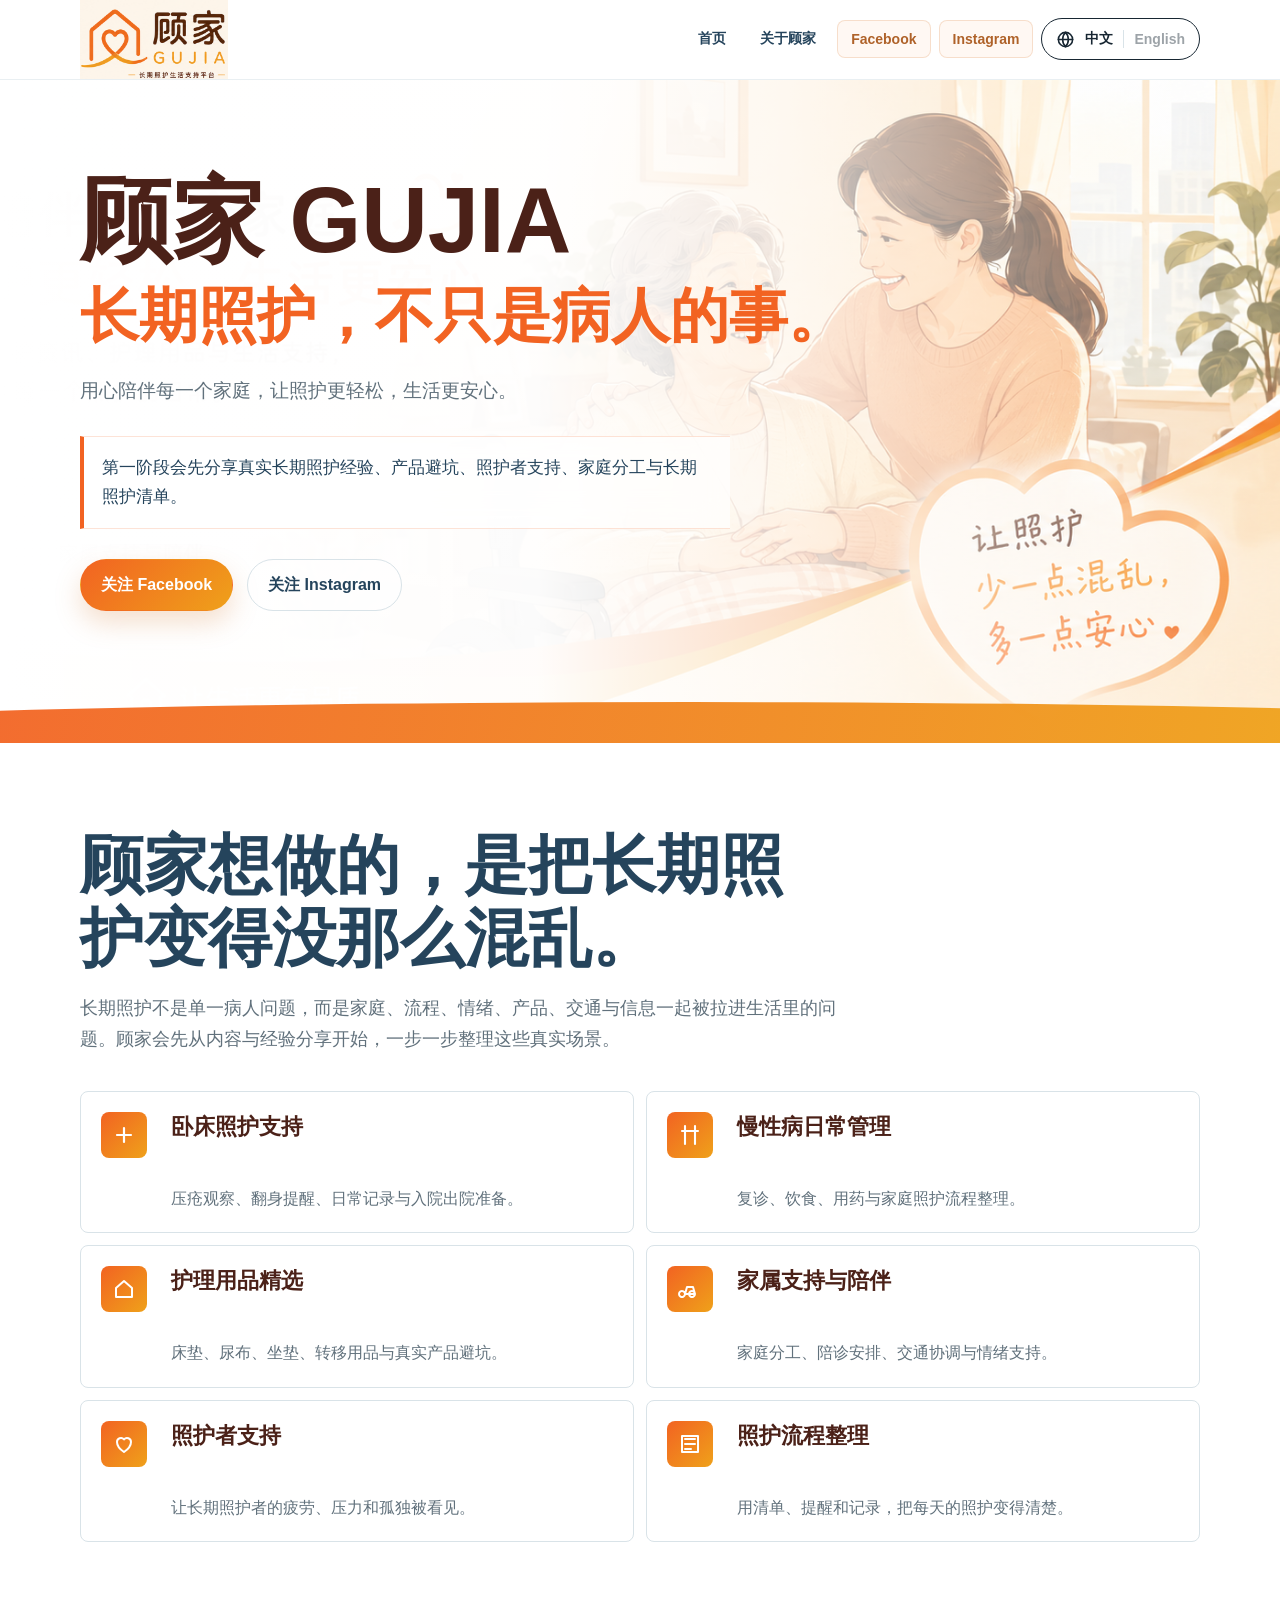
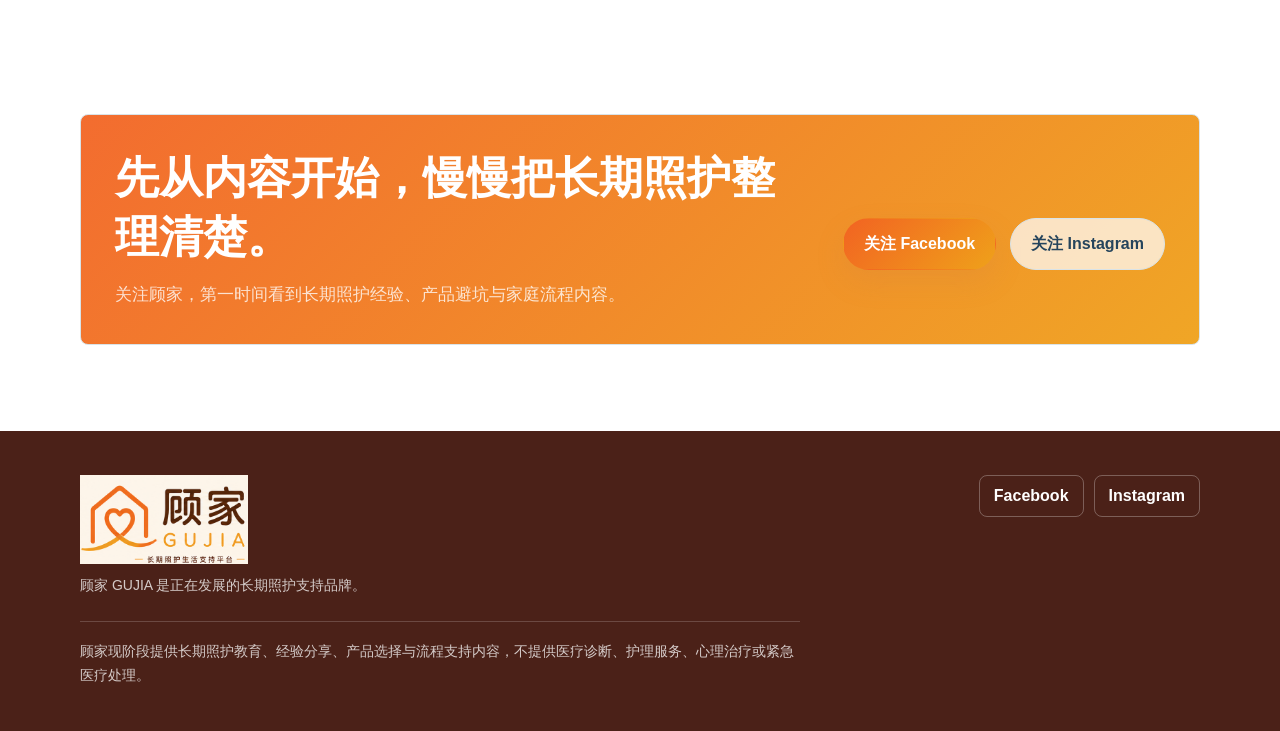
<file: index.html>
﻿<!doctype html>
<html lang="zh-Hans" data-lang="zh">
  <head>
    <meta charset="UTF-8" />
    <meta name="viewport" content="width=device-width, initial-scale=1.0" />
    <meta
      name="description"
      content="顾家 GUJIA 是马来西亚长期照护生活支持品牌，陪长期病人、caregiver 与家属，把照护生活整理得没那么混乱。"
    />
    <title>顾家 GUJIA | 长期照护生活支持平台</title>
    <link rel="stylesheet" href="./styles.css" />
  </head>
  <body>
    <header class="site-header">
      <div class="nav-wrap">
        <a class="brand" href="./" aria-label="é¡¾å®¶ GUJIA é¦–é¡µ">
          <img src="./assets/gujia-logo-from-cover.png" alt="é¡¾å®¶ GUJIA" />
          <span class="brand-text" aria-hidden="true"><span>é¡¾å®¶</span><span>GUJIA</span></span>
        </a>
        <button class="menu-toggle" type="button" aria-label="æ‰“å¼€å¯¼èˆª" aria-expanded="false" data-menu-toggle>
          <svg viewBox="0 0 24 24" fill="none" aria-hidden="true">
            <path d="M4 7h16M4 12h16M4 17h16" stroke="currentColor" stroke-width="2" stroke-linecap="round" />
          </svg>
        </button>
        <nav class="nav-links" aria-label="ä¸»å¯¼èˆª" data-nav-links>
          <a href="./" data-i18n="navHome">é¦–é¡µ</a>
          <a href="./about/" data-i18n="navAbout">å…³äºŽé¡¾å®¶</a>
          <a class="nav-social" href="https://www.facebook.com/profile.php?id=61590318171617" target="_blank" rel="noreferrer">Facebook</a>
          <a class="nav-social" href="https://www.instagram.com/gujia_2026/" target="_blank" rel="noreferrer">Instagram</a>
          <button class="language-toggle" type="button" data-language-toggle aria-label="Switch language">
            <svg viewBox="0 0 24 24" fill="none" aria-hidden="true">
              <circle cx="12" cy="12" r="9" stroke="currentColor" stroke-width="2" />
              <path d="M3 12h18M12 3c2.4 2.4 3.6 5.4 3.6 9S14.4 18.6 12 21M12 3C9.6 5.4 8.4 8.4 8.4 12S9.6 18.6 12 21" stroke="currentColor" stroke-width="2" stroke-linecap="round" />
            </svg>
            <span data-lang-option="zh">ä¸­æ–‡</span><span class="divider"></span><span data-lang-option="en">English</span>
          </button>
        </nav>
      </div>
    </header>

    <main>
      <section class="hero">
        <div class="section-inner">
          <div class="hero-copy">
            <h1 data-i18n="homeHeroTitle">é¡¾å®¶ GUJIA</h1>
            <h2 data-i18n="homeHeroSlogan">é•¿æœŸç…§æŠ¤ï¼Œä¸åªæ˜¯ç—…äººçš„äº‹ã€‚</h2>
            <p data-i18n="homeHeroBody">é™ªé•¿æœŸç—…äººã€ç…§æŠ¤è€…ä¸Žå®¶å±žï¼ŒæŠŠç…§æŠ¤ç”Ÿæ´»æ•´ç†å¾—æ²¡é‚£ä¹ˆæ··ä¹±ã€‚</p>
            <div class="hero-note">
              <span data-i18n="homeHeroNote">é¡¾å®¶ç¬¬ä¸€é˜¶æ®µä¼šå…ˆåˆ†äº«çœŸå®žé•¿æœŸç…§æŠ¤ç»éªŒã€äº§å“é¿å‘ã€ç…§æŠ¤è€…æ”¯æŒã€å®¶åº­åˆ†å·¥ä¸Žé•¿æœŸç…§æŠ¤æ¸…å•ã€‚</span>
            </div>
            <div class="cta-row" aria-label="ç¤¾åª’å…³æ³¨å…¥å£">
              <a class="btn btn-primary" href="https://www.facebook.com/profile.php?id=61590318171617" target="_blank" rel="noreferrer" data-i18n="followFacebook">å…³æ³¨ Facebook</a>
              <a class="btn btn-secondary" href="https://www.instagram.com/gujia_2026/" target="_blank" rel="noreferrer" data-i18n="followInstagram">å…³æ³¨ Instagram</a>
            </div>
          </div>
        </div>
      </section>

      <section>
        <div class="section-inner">
          <div class="section-head">
            <h2 data-i18n="homeWhatTitle">é¡¾å®¶æƒ³åšçš„ï¼Œæ˜¯æŠŠé•¿æœŸç…§æŠ¤å˜å¾—æ²¡é‚£ä¹ˆæ··ä¹±ã€‚</h2>
            <p data-i18n="homeWhatBody">
              é•¿æœŸç…§æŠ¤ä¸æ˜¯å•ä¸€ç—…äººé—®é¢˜ï¼Œè€Œæ˜¯å®¶åº­ã€æµç¨‹ã€æƒ…ç»ªã€äº§å“ã€äº¤é€šä¸Žä¿¡æ¯ä¸€èµ·è¢«æ‹‰è¿›ç”Ÿæ´»é‡Œçš„é—®é¢˜ã€‚é¡¾å®¶ä¼šå…ˆä»Žå†…å®¹ä¸Žç»éªŒåˆ†äº«å¼€å§‹ï¼Œä¸€æ­¥ä¸€æ­¥æ•´ç†è¿™äº›çœŸå®žåœºæ™¯ã€‚
            </p>
          </div>
          <div class="module-grid">
            <article class="module-card">
              <span class="module-icon" aria-hidden="true">
                <svg viewBox="0 0 24 24" fill="none"><path d="M5 12h14M12 5v14" stroke="currentColor" stroke-width="2.2" stroke-linecap="round"/></svg>
              </span>
              <strong data-i18n="moduleMedicalTitle">åŒ»</strong>
              <p data-i18n="moduleMedicalBody">å…¥é™¢ã€å‡ºé™¢ã€å¤è¯Šä¸ŽåŒ»ç–—æ–‡ä»¶æ•´ç†ã€‚</p>
            </article>
            <article class="module-card">
              <span class="module-icon" aria-hidden="true">
                <svg viewBox="0 0 24 24" fill="none"><path d="M7 3v18M17 3v18M4 8h16" stroke="currentColor" stroke-width="2.1" stroke-linecap="round"/></svg>
              </span>
              <strong data-i18n="moduleFoodTitle">é£Ÿ</strong>
              <p data-i18n="moduleFoodBody">é•¿æœŸé¥®é£Ÿæµç¨‹ä¸Žç…§æŠ¤å®¶åº­å‡†å¤‡ã€‚</p>
            </article>
            <article class="module-card">
              <span class="module-icon" aria-hidden="true">
                <svg viewBox="0 0 24 24" fill="none"><path d="M4 11 12 4l8 7v9H4v-9Z" stroke="currentColor" stroke-width="2" stroke-linejoin="round"/></svg>
              </span>
              <strong data-i18n="moduleHomeTitle">ä½</strong>
              <p data-i18n="moduleHomeBody">å±…å®¶ç©ºé—´ã€åºŠä½ã€æ¸…æ´ä¸Žå¤œé—´åŠ¨çº¿ã€‚</p>
            </article>
            <article class="module-card">
              <span class="module-icon" aria-hidden="true">
                <svg viewBox="0 0 24 24" fill="none"><path d="M7 17a3 3 0 1 0 0 .1M17 17a3 3 0 1 0 0 .1M7 17h10l-2-7H9l-2 7Z" stroke="currentColor" stroke-width="2" stroke-linecap="round" stroke-linejoin="round"/></svg>
              </span>
              <strong data-i18n="moduleMobilityTitle">è¡Œ</strong>
              <p data-i18n="moduleMobilityBody">é™ªè¯Šã€è½½é€ã€è½®æ¤…ä¸Žå¤è¯Šäº¤é€šå®‰æŽ’ã€‚</p>
            </article>
            <article class="module-card">
              <span class="module-icon" aria-hidden="true">
                <svg viewBox="0 0 24 24" fill="none"><path d="M12 20s-7-4.7-7-10a4 4 0 0 1 7-2.6A4 4 0 0 1 19 10c0 5.3-7 10-7 10Z" stroke="currentColor" stroke-width="2" stroke-linejoin="round"/></svg>
              </span>
              <strong data-i18n="moduleHeartTitle">å¿ƒ</strong>
              <p data-i18n="moduleHeartBody">ç…§æŠ¤è€…ä¸Žå®¶å±žæƒ…ç»ªåŽ‹åŠ›è¢«çœ‹è§ã€‚</p>
            </article>
            <article class="module-card">
              <span class="module-icon" aria-hidden="true">
                <svg viewBox="0 0 24 24" fill="none"><path d="M7 7h10M7 12h10M7 17h6M4 4h16v16H4V4Z" stroke="currentColor" stroke-width="2" stroke-linecap="round" stroke-linejoin="round"/></svg>
              </span>
              <strong data-i18n="moduleSystemTitle">ç³»ç»Ÿ</strong>
              <p data-i18n="moduleSystemBody">AIã€æ¸…å•ã€æé†’ä¸Žç…§æŠ¤è®°å½•ã€‚</p>
            </article>
          </div>
        </div>
      </section>

      <section>
        <div class="section-inner">
          <div class="social-panel">
            <div>
              <h2 data-i18n="socialTitle">å…ˆä»Žå†…å®¹å¼€å§‹ï¼Œæ…¢æ…¢æŠŠé•¿æœŸç…§æŠ¤æ•´ç†æ¸…æ¥šã€‚</h2>
              <p data-i18n="socialBody">å…³æ³¨é¡¾å®¶ï¼Œç¬¬ä¸€æ—¶é—´çœ‹åˆ°é•¿æœŸç…§æŠ¤ç»éªŒã€äº§å“é¿å‘ä¸Žå®¶åº­æµç¨‹å†…å®¹ã€‚</p>
            </div>
            <div class="cta-row">
              <a class="btn btn-primary" href="https://www.facebook.com/profile.php?id=61590318171617" target="_blank" rel="noreferrer" data-i18n="followFacebook">å…³æ³¨ Facebook</a>
              <a class="btn btn-secondary" href="https://www.instagram.com/gujia_2026/" target="_blank" rel="noreferrer" data-i18n="followInstagram">å…³æ³¨ Instagram</a>
            </div>
          </div>
        </div>
      </section>
    </main>

    <footer class="site-footer">
      <div class="footer-inner">
        <div class="footer-brand">
          <img src="./assets/gujia-logo-from-cover.png" alt="é¡¾å®¶ GUJIA" />
          <span class="brand-text" aria-hidden="true"><span>é¡¾å®¶</span><span>GUJIA</span></span>
          <p data-i18n="footerBrand">é¡¾å®¶ GUJIA æ˜¯æ­£åœ¨å‘å±•çš„é•¿æœŸç…§æŠ¤æ”¯æŒå“ç‰Œã€‚</p>
        </div>
        <div class="footer-links">
          <a href="https://www.facebook.com/profile.php?id=61590318171617" target="_blank" rel="noreferrer">Facebook</a>
          <a href="https://www.instagram.com/gujia_2026/" target="_blank" rel="noreferrer">Instagram</a>
        </div>
        <p class="footer-note">
          <span data-i18n="footerDisclaimer">顾家现阶段提供长期照护教育、经验分享、产品选择与流程支持内容，不提供医疗诊断、护理服务、心理治疗或紧急医疗处理。</span>
        </p>
      </div>
    </footer>
    <script src="./script.js"></script>
  </body>
</html>
</file>
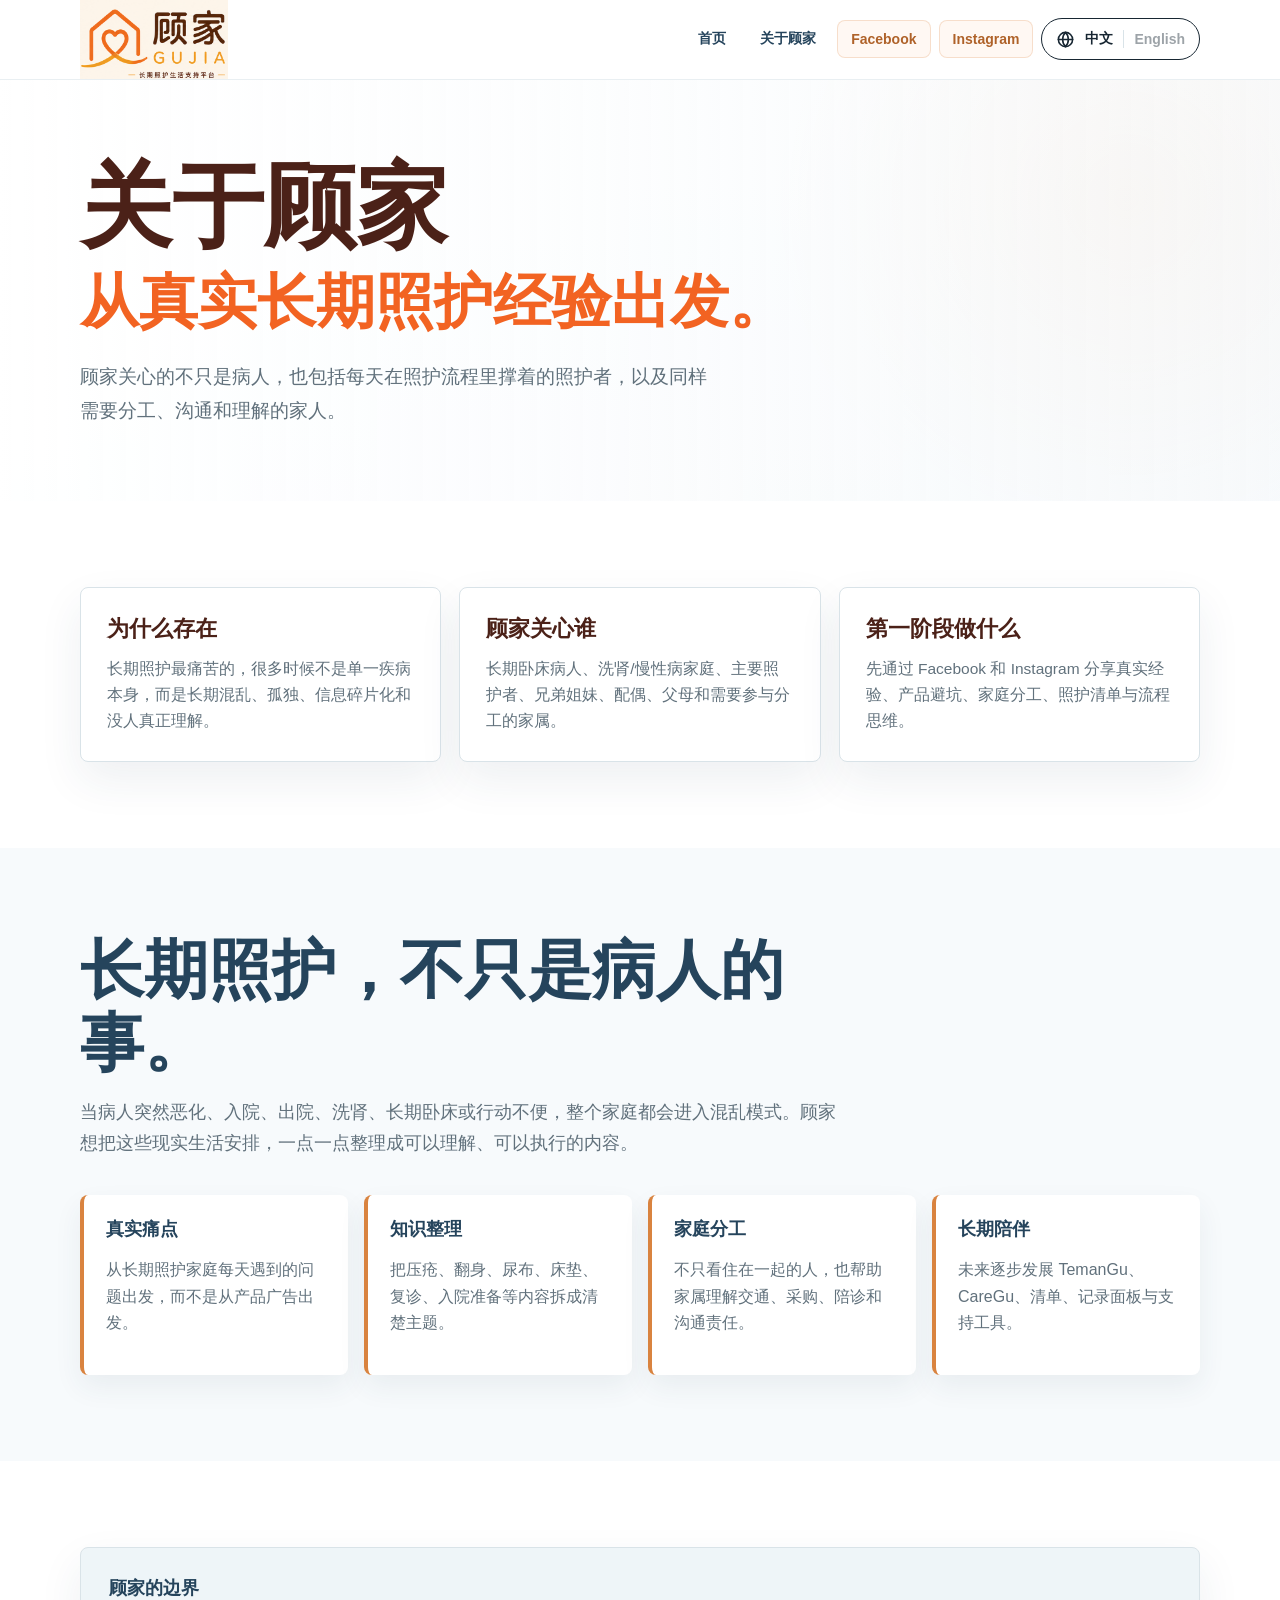
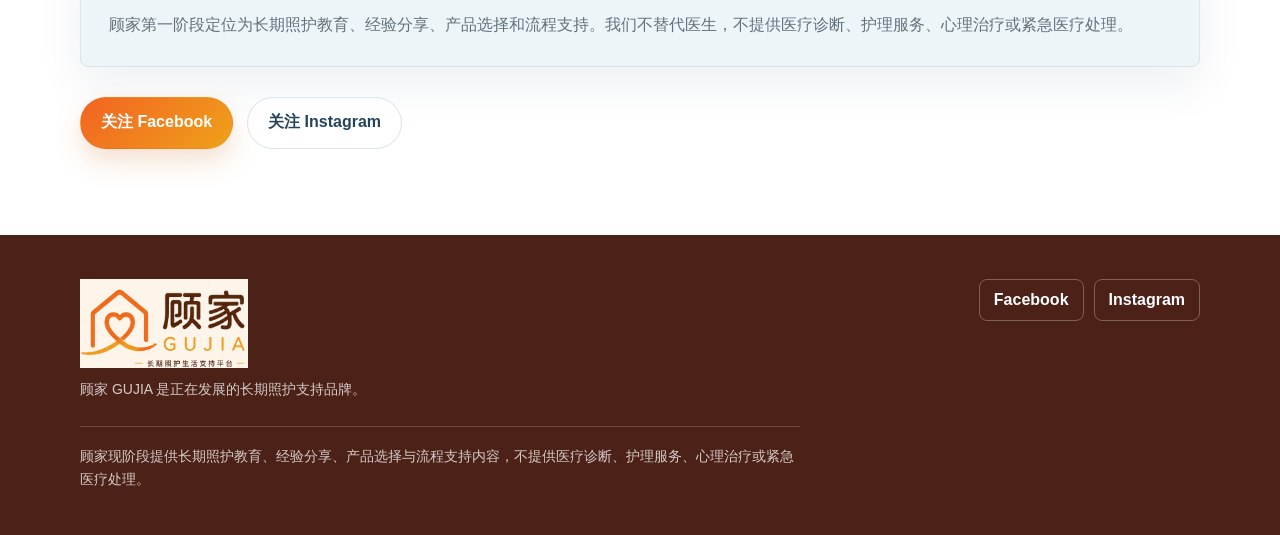
<file: about/index.html>
﻿<!doctype html>
<html lang="zh-Hans" data-lang="zh">
  <head>
    <meta charset="UTF-8" />
    <meta name="viewport" content="width=device-width, initial-scale=1.0" />
    <meta name="description" content="关于顾家 GUJIA：一个从真实长期照护经验出发的长期照护生活支持品牌。" />
    <title>关于顾家 | GUJIA</title>
    <link rel="stylesheet" href="../styles.css" />
  </head>
  <body>
    <header class="site-header">
      <div class="nav-wrap">
        <a class="brand" href="../" aria-label="é¡¾å®¶ GUJIA é¦–é¡µ">
          <img src="../assets/gujia-logo-from-cover.png" alt="é¡¾å®¶ GUJIA" />
          <span class="brand-text" aria-hidden="true"><span>é¡¾å®¶</span><span>GUJIA</span></span>
        </a>
        <button class="menu-toggle" type="button" aria-label="æ‰“å¼€å¯¼èˆª" aria-expanded="false" data-menu-toggle>
          <svg viewBox="0 0 24 24" fill="none" aria-hidden="true">
            <path d="M4 7h16M4 12h16M4 17h16" stroke="currentColor" stroke-width="2" stroke-linecap="round" />
          </svg>
        </button>
        <nav class="nav-links" aria-label="ä¸»å¯¼èˆª" data-nav-links>
          <a href="../" data-i18n="navHome">é¦–é¡µ</a>
          <a href="./" data-i18n="navAbout">å…³äºŽé¡¾å®¶</a>
          <a class="nav-social" href="https://www.facebook.com/profile.php?id=61590318171617" target="_blank" rel="noreferrer">Facebook</a>
          <a class="nav-social" href="https://www.instagram.com/gujia_2026/" target="_blank" rel="noreferrer">Instagram</a>
          <button class="language-toggle" type="button" data-language-toggle aria-label="Switch language">
            <svg viewBox="0 0 24 24" fill="none" aria-hidden="true">
              <circle cx="12" cy="12" r="9" stroke="currentColor" stroke-width="2" />
              <path d="M3 12h18M12 3c2.4 2.4 3.6 5.4 3.6 9S14.4 18.6 12 21M12 3C9.6 5.4 8.4 8.4 8.4 12S9.6 18.6 12 21" stroke="currentColor" stroke-width="2" stroke-linecap="round" />
            </svg>
            <span data-lang-option="zh">ä¸­æ–‡</span><span class="divider"></span><span data-lang-option="en">English</span>
          </button>
        </nav>
      </div>
    </header>

    <main>
      <section class="page-hero">
        <div class="section-inner">
          <h1 data-i18n="aboutHeroTitle">å…³äºŽé¡¾å®¶</h1>
          <h2 data-i18n="aboutHeroSlogan">ä»ŽçœŸå®žé•¿æœŸç…§æŠ¤ç»éªŒå‡ºå‘ã€‚</h2>
          <p data-i18n="aboutHeroBody">é¡¾å®¶å…³å¿ƒçš„ä¸åªæ˜¯ç—…äººï¼Œä¹ŸåŒ…æ‹¬æ¯å¤©åœ¨ç…§æŠ¤æµç¨‹é‡Œæ’‘ç€çš„ç…§æŠ¤è€…ï¼Œä»¥åŠåŒæ ·éœ€è¦åˆ†å·¥ã€æ²Ÿé€šå’Œç†è§£çš„å®¶äººã€‚</p>
        </div>
      </section>

      <section>
        <div class="section-inner">
          <div class="about-grid">
            <article class="about-card">
              <strong data-i18n="aboutWhyTitle">ä¸ºä»€ä¹ˆå­˜åœ¨</strong>
              <p data-i18n="aboutWhyBody">é•¿æœŸç…§æŠ¤æœ€ç—›è‹¦çš„ï¼Œå¾ˆå¤šæ—¶å€™ä¸æ˜¯å•ä¸€ç–¾ç—…æœ¬èº«ï¼Œè€Œæ˜¯é•¿æœŸæ··ä¹±ã€å­¤ç‹¬ã€ä¿¡æ¯ç¢Žç‰‡åŒ–å’Œæ²¡äººçœŸæ­£ç†è§£ã€‚</p>
            </article>
            <article class="about-card">
              <strong data-i18n="aboutWhoTitle">é¡¾å®¶å…³å¿ƒè°</strong>
              <p data-i18n="aboutWhoBody">é•¿æœŸå§åºŠç—…äººã€æ´—è‚¾/æ…¢æ€§ç—…å®¶åº­ã€ä¸»è¦ç…§æŠ¤è€…ã€å…„å¼Ÿå§å¦¹ã€é…å¶ã€çˆ¶æ¯å’Œéœ€è¦å‚ä¸Žåˆ†å·¥çš„å®¶å±žã€‚</p>
            </article>
            <article class="about-card">
              <strong data-i18n="aboutPhaseTitle">ç¬¬ä¸€é˜¶æ®µåšä»€ä¹ˆ</strong>
              <p data-i18n="aboutPhaseBody">å…ˆé€šè¿‡ Facebook å’Œ Instagram åˆ†äº«çœŸå®žç»éªŒã€äº§å“é¿å‘ã€å®¶åº­åˆ†å·¥ã€ç…§æŠ¤æ¸…å•ä¸Žæµç¨‹æ€ç»´ã€‚</p>
            </article>
          </div>
        </div>
      </section>

      <section class="band">
        <div class="section-inner">
          <div class="section-head">
            <h2 data-i18n="aboutLongTitle">é•¿æœŸç…§æŠ¤ï¼Œä¸åªæ˜¯ç—…äººçš„äº‹ã€‚</h2>
            <p data-i18n="aboutLongBody">å½“ç—…äººçªç„¶æ¶åŒ–ã€å…¥é™¢ã€å‡ºé™¢ã€æ´—è‚¾ã€é•¿æœŸå§åºŠæˆ–è¡ŒåŠ¨ä¸ä¾¿ï¼Œæ•´ä¸ªå®¶åº­éƒ½ä¼šè¿›å…¥æ··ä¹±æ¨¡å¼ã€‚é¡¾å®¶æƒ³æŠŠè¿™äº›çŽ°å®žç”Ÿæ´»å®‰æŽ’ï¼Œä¸€ç‚¹ä¸€ç‚¹æ•´ç†æˆå¯ä»¥ç†è§£ã€å¯ä»¥æ‰§è¡Œçš„å†…å®¹ã€‚</p>
          </div>
          <div class="timeline">
            <article class="timeline-step">
              <strong data-i18n="aboutStep1Title">çœŸå®žç—›ç‚¹</strong>
              <p data-i18n="aboutStep1Body">ä»Žé•¿æœŸç…§æŠ¤å®¶åº­æ¯å¤©é‡åˆ°çš„é—®é¢˜å‡ºå‘ï¼Œè€Œä¸æ˜¯ä»Žäº§å“å¹¿å‘Šå‡ºå‘ã€‚</p>
            </article>
            <article class="timeline-step">
              <strong data-i18n="aboutStep2Title">çŸ¥è¯†æ•´ç†</strong>
              <p data-i18n="aboutStep2Body">æŠŠåŽ‹ç–®ã€ç¿»èº«ã€å°¿å¸ƒã€åºŠåž«ã€å¤è¯Šã€å…¥é™¢å‡†å¤‡ç­‰å†…å®¹æ‹†æˆæ¸…æ¥šä¸»é¢˜ã€‚</p>
            </article>
            <article class="timeline-step">
              <strong data-i18n="aboutStep3Title">å®¶åº­åˆ†å·¥</strong>
              <p data-i18n="aboutStep3Body">ä¸åªçœ‹ä½åœ¨ä¸€èµ·çš„äººï¼Œä¹Ÿå¸®åŠ©å®¶å±žç†è§£äº¤é€šã€é‡‡è´­ã€é™ªè¯Šå’Œæ²Ÿé€šè´£ä»»ã€‚</p>
            </article>
            <article class="timeline-step">
              <strong data-i18n="aboutStep4Title">é•¿æœŸé™ªä¼´</strong>
              <p data-i18n="aboutStep4Body">æœªæ¥é€æ­¥å‘å±• TemanGuã€CareGuã€æ¸…å•ã€è®°å½•é¢æ¿ä¸Žæ”¯æŒå·¥å…·ã€‚</p>
            </article>
          </div>
        </div>
      </section>

      <section>
        <div class="section-inner">
          <div class="notice-card">
            <strong data-i18n="aboutBoundaryTitle">é¡¾å®¶çš„è¾¹ç•Œ</strong>
            <p data-i18n="aboutBoundaryBody">é¡¾å®¶ç¬¬ä¸€é˜¶æ®µå®šä½ä¸ºé•¿æœŸç…§æŠ¤æ•™è‚²ã€ç»éªŒåˆ†äº«ã€äº§å“é€‰æ‹©å’Œæµç¨‹æ”¯æŒã€‚æˆ‘ä»¬ä¸æ›¿ä»£åŒ»ç”Ÿï¼Œä¸æä¾›åŒ»ç–—è¯Šæ–­ã€æŠ¤ç†æœåŠ¡ã€å¿ƒç†æ²»ç–—æˆ–ç´§æ€¥åŒ»ç–—å¤„ç†ã€‚</p>
          </div>
          <div class="cta-row">
            <a class="btn btn-primary" href="https://www.facebook.com/profile.php?id=61590318171617" target="_blank" rel="noreferrer" data-i18n="followFacebook">å…³æ³¨ Facebook</a>
            <a class="btn btn-secondary" href="https://www.instagram.com/gujia_2026/" target="_blank" rel="noreferrer" data-i18n="followInstagram">å…³æ³¨ Instagram</a>
          </div>
        </div>
      </section>
    </main>

    <footer class="site-footer">
      <div class="footer-inner">
        <div class="footer-brand">
          <img src="../assets/gujia-logo-from-cover.png" alt="é¡¾å®¶ GUJIA" />
          <span class="brand-text" aria-hidden="true"><span>é¡¾å®¶</span><span>GUJIA</span></span>
          <p data-i18n="footerBrand">é¡¾å®¶ GUJIA æ˜¯æ­£åœ¨å‘å±•çš„é•¿æœŸç…§æŠ¤æ”¯æŒå“ç‰Œã€‚</p>
        </div>
        <div class="footer-links">
          <a href="https://www.facebook.com/profile.php?id=61590318171617" target="_blank" rel="noreferrer">Facebook</a>
          <a href="https://www.instagram.com/gujia_2026/" target="_blank" rel="noreferrer">Instagram</a>
        </div>
        <p class="footer-note">
          <span data-i18n="footerDisclaimerShort">é¡¾å®¶çŽ°é˜¶æ®µæä¾›é•¿æœŸç…§æŠ¤æ•™è‚²ã€ç»éªŒåˆ†äº«ã€äº§å“é€‰æ‹©ä¸Žæµç¨‹æ”¯æŒå†…å®¹ï¼Œä¸æä¾›åŒ»ç–—è¯Šæ–­ã€æŠ¤ç†æœåŠ¡ã€å¿ƒç†æ²»ç–—æˆ–ç´§æ€¥åŒ»ç–—å¤„ç†ã€‚</span>
        </p>
      </div>
    </footer>
    <script src="../script.js"></script>
  </body>
</html>
</file>
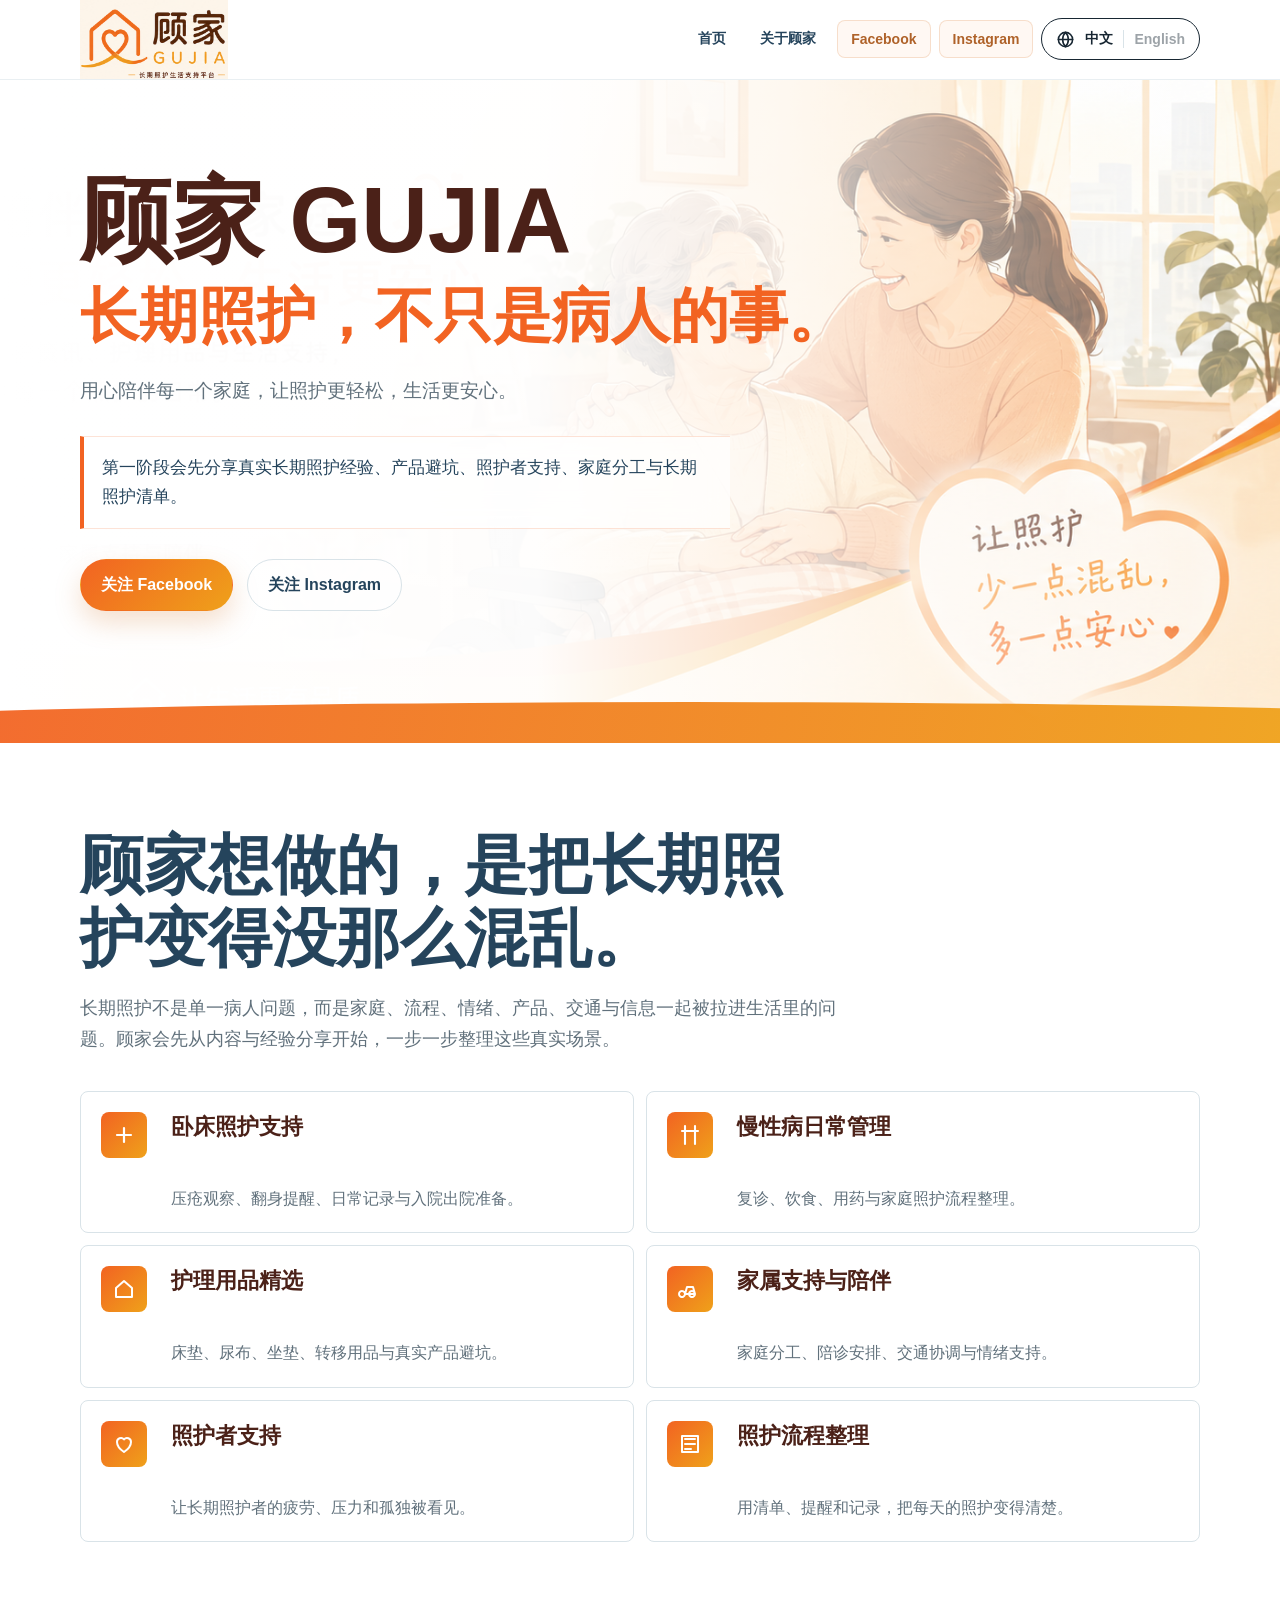
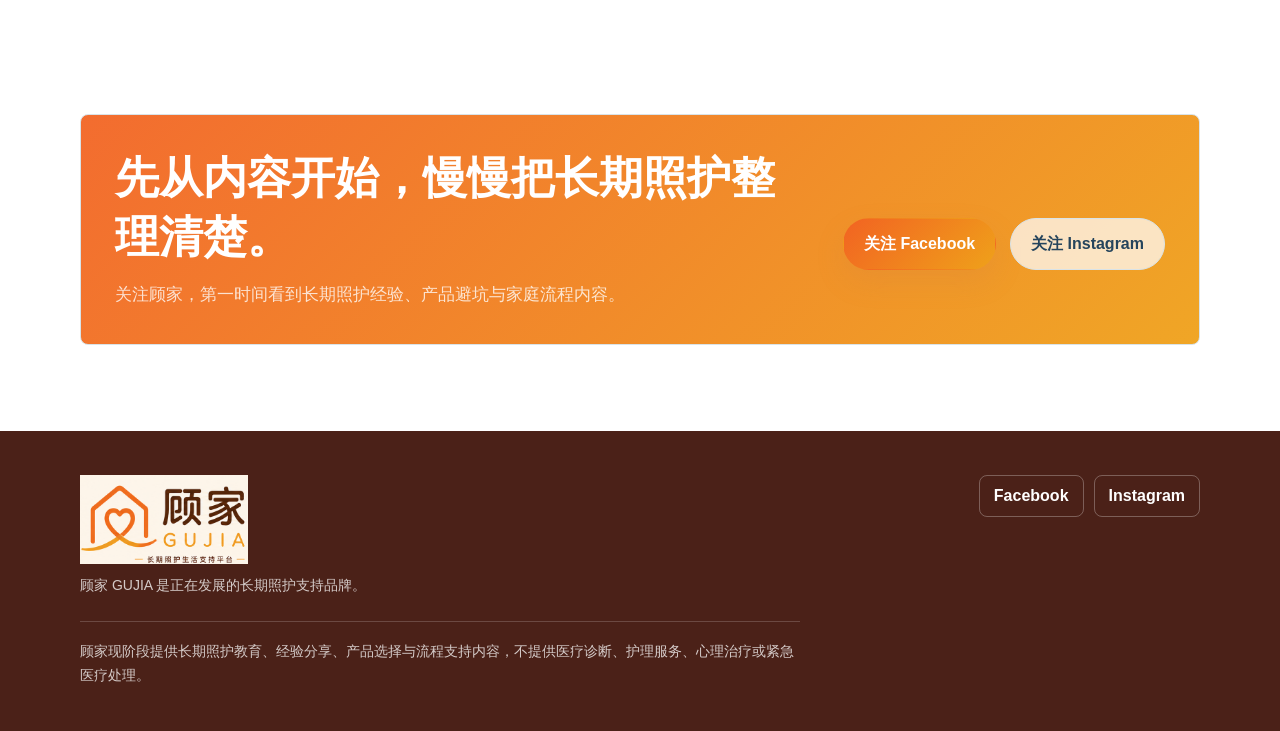
<file: upcoming/index.html>
<!doctype html>
<html lang="zh-Hans">
  <head>
    <meta charset="UTF-8" />
    <meta name="viewport" content="width=device-width, initial-scale=1.0" />
    <meta http-equiv="refresh" content="0; url=../" />
    <title>顾家 GUJIA</title>
  </head>
  <body>
    <script>
      window.location.replace("../");
    </script>
    <p><a href="../">返回顾家 GUJIA 首页</a></p>
  </body>
</html>
</file>
<file: styles.css>
:root {
  --orange: #d9833f;
  --orange-bright: #f26322;
  --gold: #efa11a;
  --orange-dark: #af6229;
  --brown: #4b2118;
  --navy: #25445c;
  --navy-deep: #102f43;
  --green: #6ca989;
  --ink: #172632;
  --muted: #61717c;
  --line: #d9e3e8;
  --paper: #ffffff;
  --wash: #f7fafc;
  --soft-orange: #fff6ee;
  --soft-green: #eff7f2;
  --soft-blue: #eef5f8;
  --shadow: 0 24px 70px rgba(37, 68, 92, 0.14);
  font-family: "Microsoft YaHei", "Noto Sans SC", "PingFang SC", "Segoe UI", Arial, sans-serif;
  color: var(--ink);
  background: var(--paper);
}

* {
  box-sizing: border-box;
}

html {
  scroll-behavior: smooth;
}

body {
  margin: 0;
  min-width: 320px;
  background: var(--paper);
  overflow-x: hidden;
}

img,
svg {
  max-width: 100%;
}

a {
  color: inherit;
  text-decoration: none;
}

.site-header {
  position: sticky;
  top: 0;
  z-index: 20;
  background: rgba(255, 255, 255, 0.82);
  border-bottom: 1px solid rgba(217, 227, 232, 0.58);
  backdrop-filter: blur(22px);
}

.nav-wrap,
.section-inner,
.footer-inner {
  width: min(1120px, calc(100% - 40px));
  margin: 0 auto;
}

.nav-wrap {
  display: flex;
  align-items: center;
  justify-content: space-between;
  min-height: 76px;
  gap: 24px;
}

.brand img {
  display: block;
  width: 148px;
  height: auto;
  border-radius: 0;
}

.brand {
  display: inline-flex;
  align-items: center;
  gap: 10px;
}

.brand-text {
  display: none;
  gap: 2px;
  color: var(--brown);
  font-size: 20px;
  font-weight: 850;
  line-height: 1;
}

.brand-text span:last-child {
  color: var(--orange);
  font-family: Arial, sans-serif;
  font-size: 12px;
  font-weight: 750;
  letter-spacing: 0.22em;
}

.nav-links {
  display: flex;
  align-items: center;
  gap: 8px;
}

.language-toggle {
  display: inline-flex;
  align-items: center;
  gap: 10px;
  min-height: 42px;
  padding: 0 14px;
  border: 1.5px solid var(--ink);
  border-radius: 999px;
  background: #ffffff;
  color: var(--ink);
  font: inherit;
  font-size: 14px;
  font-weight: 800;
  cursor: pointer;
}

.language-toggle svg {
  width: 19px;
  height: 19px;
}

.language-toggle .divider {
  width: 1px;
  height: 18px;
  background: var(--line);
}

.language-toggle [data-lang-option] {
  opacity: 0.42;
}

html[data-lang="zh"] .language-toggle [data-lang-option="zh"],
html[data-lang="en"] .language-toggle [data-lang-option="en"] {
  opacity: 1;
}

.nav-links a {
  display: inline-flex;
  align-items: center;
  min-height: 38px;
  padding: 0 13px;
  color: var(--navy);
  font-size: 14px;
  font-weight: 650;
  border-radius: 8px;
}

.nav-links a:hover,
.nav-links a:focus-visible {
  background: var(--soft-blue);
  outline: none;
}

.nav-social {
  color: var(--orange-dark) !important;
  border: 1px solid rgba(217, 131, 63, 0.22);
  background: rgba(255, 246, 238, 0.7);
}

.menu-toggle {
  display: none;
  width: 44px;
  height: 44px;
  align-items: center;
  justify-content: center;
  border: 1px solid var(--line);
  border-radius: 8px;
  background: var(--paper);
  color: var(--navy);
  cursor: pointer;
}

.menu-toggle svg {
  width: 23px;
  height: 23px;
}

.hero {
  position: relative;
  overflow: hidden;
  padding: 0;
  background:
    linear-gradient(90deg, #ffffff 0%, rgba(255, 255, 255, 0.98) 42%, rgba(255, 255, 255, 0.76) 62%, rgba(255, 255, 255, 0.1) 100%),
    url("./assets/gujia-fb-cover.png"),
    linear-gradient(180deg, #fff8f0 0%, #ffffff 100%);
  background-size: cover, auto 100%, cover;
  background-repeat: no-repeat;
  background-position: center, right center, center;
}

.hero::before {
  content: "";
  position: absolute;
  inset: auto 0 0;
  height: 76px;
  background: linear-gradient(100deg, var(--orange-bright), var(--gold));
  clip-path: ellipse(88% 54% at 54% 100%);
  opacity: 0.94;
}

.hero .section-inner {
  display: block;
  min-height: auto;
  align-items: center;
  padding: 96px 0 132px;
}

.hero-copy,
.page-hero .section-inner {
  min-width: 0;
}

.hero-copy h1,
.page-hero h1 {
  margin: 0;
  color: var(--brown);
  font-size: clamp(48px, 7.2vw, 98px);
  line-height: 0.98;
  letter-spacing: 0;
  overflow-wrap: anywhere;
  word-break: break-word;
}

.hero-copy h2,
.page-hero h2 {
  margin: 20px 0 0;
  max-width: 880px;
  color: var(--orange-bright);
  font-size: clamp(30px, 4.6vw, 64px);
  line-height: 1.02;
  letter-spacing: 0;
  overflow-wrap: anywhere;
  word-break: break-word;
}

.hero-copy p,
.page-hero p,
.section-lead {
  margin: 28px 0 0;
  max-width: 640px;
  color: var(--muted);
  font-size: 19px;
  line-height: 1.76;
  overflow-wrap: anywhere;
  word-break: break-word;
}

.hero-note {
  margin-top: 28px;
  padding: 16px 18px;
  max-width: 650px;
  border-left: 4px solid var(--orange-bright);
  border-top: 1px solid rgba(242, 99, 34, 0.18);
  border-bottom: 1px solid rgba(242, 99, 34, 0.18);
  background: rgba(255, 255, 255, 0.68);
  backdrop-filter: blur(16px);
  color: var(--navy);
  font-size: 17px;
  line-height: 1.75;
  overflow-wrap: anywhere;
  word-break: break-word;
}

.cta-row {
  display: flex;
  flex-wrap: wrap;
  gap: 14px;
  margin-top: 30px;
}

.btn {
  display: inline-flex;
  min-height: 52px;
  align-items: center;
  justify-content: center;
  gap: 10px;
  padding: 0 20px;
  border-radius: 999px;
  font-size: 16px;
  font-weight: 750;
  letter-spacing: 0;
  border: 1px solid transparent;
  transition: transform 160ms ease, box-shadow 160ms ease, background 160ms ease;
}

.btn:hover,
.btn:focus-visible {
  transform: translateY(-1px);
  outline: none;
}

.btn-primary {
  background: linear-gradient(135deg, var(--orange-bright), var(--gold));
  color: #ffffff;
  box-shadow: 0 12px 26px rgba(217, 131, 63, 0.25);
}

.btn-primary:hover,
.btn-primary:focus-visible {
  background: linear-gradient(135deg, var(--orange-dark), var(--orange));
}

.btn-secondary {
  background: rgba(255, 255, 255, 0.72);
  color: var(--navy);
  border-color: var(--line);
}

.btn-secondary:hover,
.btn-secondary:focus-visible {
  box-shadow: 0 12px 24px rgba(37, 68, 92, 0.12);
}

.story-visual {
  display: none;
}

.story-visual img {
  display: block;
  width: 100%;
  border: 1px solid var(--line);
  border-radius: 8px;
  box-shadow: var(--shadow);
}

.float-note {
  position: absolute;
  right: 18px;
  bottom: 18px;
  width: min(280px, calc(100% - 36px));
  padding: 18px;
  border-radius: 8px;
  background: #ffffff;
  border: 1px solid var(--line);
  box-shadow: 0 16px 36px rgba(37, 68, 92, 0.13);
}

.float-note strong {
  display: block;
  color: var(--brown);
  font-size: 16px;
  margin-bottom: 6px;
}

.float-note span {
  color: var(--muted);
  font-size: 14px;
  line-height: 1.55;
}

section {
  padding: 86px 0;
}

.band {
  background: var(--wash);
}

.section-head {
  max-width: 760px;
  margin-bottom: 36px;
}

.section-head h2 {
  margin: 0;
  color: var(--navy);
  font-size: clamp(34px, 5vw, 64px);
  line-height: 1.14;
  letter-spacing: 0;
  max-width: 100%;
  overflow-wrap: anywhere;
  word-break: break-word;
}

.section-head p {
  margin: 18px 0 0;
  color: var(--muted);
  font-size: 18px;
  line-height: 1.72;
  max-width: 100%;
  overflow-wrap: anywhere;
  word-break: break-word;
}

.upcoming-grid,
.module-grid,
.about-grid {
  display: grid;
  gap: 18px;
}

.upcoming-grid {
  grid-template-columns: 1fr;
  gap: 0;
  border-top: 1px solid var(--line);
}

.module-grid {
  grid-template-columns: repeat(2, minmax(0, 1fr));
  gap: 12px;
}

.about-grid {
  grid-template-columns: repeat(3, minmax(0, 1fr));
}

.content-card,
.module-card,
.about-card,
.notice-card {
  border: 1px solid var(--line);
  border-radius: 8px;
  background: #ffffff;
  box-shadow: 0 18px 44px rgba(37, 68, 92, 0.08);
}

.content-card {
  position: relative;
  display: grid;
  grid-template-columns: 178px minmax(0, 1fr);
  min-height: 0;
  padding: 28px 0;
  border-width: 0 0 1px;
  border-radius: 0;
  background: transparent;
  box-shadow: none;
}

.content-card strong,
.module-card strong,
.about-card strong {
  display: block;
  color: var(--brown);
  font-size: 22px;
  line-height: 1.34;
}

.content-card strong,
.content-card p {
  grid-column: 2;
}

.content-card p,
.module-card p,
.about-card p,
.notice-card p {
  margin: 12px 0 0;
  color: var(--muted);
  font-size: 15.5px;
  line-height: 1.7;
}

.tag {
  display: inline-flex;
  margin: 3px 0 0;
  color: var(--orange-dark);
  font-size: 13px;
  font-weight: 800;
  text-transform: uppercase;
  letter-spacing: 0.08em;
}

.module-card {
  display: grid;
  grid-template-columns: 54px minmax(0, 1fr);
  align-items: start;
  gap: 16px;
  padding: 20px;
  box-shadow: none;
}

.module-card strong,
.module-card p {
  grid-column: 2;
}

.module-icon {
  width: 46px;
  height: 46px;
  display: inline-flex;
  align-items: center;
  justify-content: center;
  margin-bottom: 0;
  color: #ffffff;
  background: linear-gradient(135deg, var(--orange-bright), var(--gold));
  border-radius: 8px;
}

.module-card:nth-child(2n) .module-icon {
  background: linear-gradient(135deg, var(--orange-bright), var(--gold));
}

.module-card:nth-child(3n) .module-icon {
  background: linear-gradient(135deg, var(--orange-bright), var(--gold));
}

.module-icon svg {
  width: 24px;
  height: 24px;
}

.social-panel {
  display: grid;
  grid-template-columns: minmax(0, 1fr) auto;
  gap: 28px;
  align-items: center;
  padding: 34px;
  border: 1px solid var(--line);
  border-radius: 8px;
  background:
    linear-gradient(135deg, rgba(242, 99, 34, 0.94), rgba(239, 161, 26, 0.95));
}

.social-panel h2 {
  margin: 0;
  color: #ffffff;
  font-size: clamp(28px, 4vw, 44px);
}

.social-panel p {
  margin: 14px 0 0;
  color: rgba(255, 255, 255, 0.78);
  font-size: 17px;
  line-height: 1.7;
}

.page-hero {
  background:
    linear-gradient(90deg, rgba(255, 255, 255, 0.94), rgba(247, 250, 252, 0.72)),
    radial-gradient(circle at 88% 28%, rgba(217, 131, 63, 0.16), transparent 30%),
    linear-gradient(180deg, #ffffff 0%, #f7fafc 100%);
  padding: 82px 0 74px;
}

.page-hero .section-inner {
  display: block;
}

.about-card {
  padding: 26px;
}

.timeline {
  display: grid;
  grid-template-columns: repeat(4, minmax(0, 1fr));
  gap: 16px;
}

.timeline-step {
  padding: 22px;
  border-left: 4px solid var(--orange);
  background: #ffffff;
  border-radius: 8px;
  box-shadow: 0 12px 28px rgba(37, 68, 92, 0.07);
}

.timeline-step strong {
  display: block;
  color: var(--navy);
  font-size: 18px;
}

.timeline-step p {
  color: var(--muted);
  line-height: 1.65;
}

.notice-card {
  padding: 28px;
  background: var(--soft-blue);
}

.notice-card strong {
  color: var(--navy);
  font-size: 18px;
}

.site-footer {
  padding: 44px 0;
  background: #4b2118;
  color: #ffffff;
}

.footer-inner {
  display: grid;
  grid-template-columns: minmax(0, 1fr) auto;
  gap: 24px;
  align-items: start;
}

.footer-brand {
  display: flex;
  flex-direction: column;
  gap: 10px;
}

.footer-brand img {
  width: 168px;
  border-radius: 0;
}

.footer-brand p,
.footer-note {
  margin: 0;
  max-width: 720px;
  color: rgba(255, 255, 255, 0.76);
  font-size: 14px;
  line-height: 1.65;
}

.footer-links {
  display: flex;
  gap: 10px;
}

.footer-links a {
  display: inline-flex;
  min-height: 42px;
  align-items: center;
  justify-content: center;
  padding: 0 14px;
  border-radius: 8px;
  border: 1px solid rgba(255, 255, 255, 0.28);
  color: #ffffff;
  font-weight: 700;
}

.footer-note {
  grid-column: 1 / -1;
  padding-top: 18px;
  border-top: 1px solid rgba(255, 255, 255, 0.18);
}

@media (max-width: 980px) {
  .hero .section-inner {
    padding-top: 62px;
  }

  .upcoming-grid,
  .about-grid {
    grid-template-columns: 1fr;
  }

  .module-grid {
    grid-template-columns: 1fr;
  }

  .timeline {
    grid-template-columns: repeat(2, minmax(0, 1fr));
  }

  .social-panel,
  .footer-inner {
    grid-template-columns: 1fr;
  }
}

@media (max-width: 760px) {
  .nav-wrap,
  .section-inner,
  .footer-inner {
    width: calc(100vw - 28px);
    max-width: 1120px;
  }

  .hero .section-inner,
  .page-hero .section-inner,
  .social-panel,
  .story-visual,
  .content-card,
  .module-card,
  .about-card,
  .notice-card {
    min-width: 0;
  }

  .nav-wrap {
    position: relative;
    min-height: 70px;
    gap: 12px;
  }

  .brand img {
    width: 108px;
  }

  .brand-text {
    font-size: 16px;
  }

  .brand-text span:last-child {
    font-size: 10px;
  }

  .menu-toggle {
    display: inline-flex;
    width: 40px;
    height: 40px;
    flex: 0 0 40px;
    position: fixed;
    right: 14px;
    top: 15px;
    z-index: 32;
  }

  .nav-links {
    position: absolute;
    inset: 72px 14px auto 14px;
    display: none;
    flex-direction: column;
    align-items: stretch;
    padding: 12px;
    background: #ffffff;
    border: 1px solid var(--line);
    border-radius: 8px;
    box-shadow: var(--shadow);
  }

  .nav-links.is-open {
    display: flex;
  }

  .nav-links a {
    justify-content: flex-start;
  }

  .language-toggle {
    justify-content: flex-start;
    width: 100%;
  }

  .hero .section-inner {
    display: flex;
    flex-direction: column;
    align-items: stretch;
    gap: 34px;
    padding: 42px 0 92px;
    overflow: hidden;
  }

  .hero-copy h1,
  .page-hero h1 {
    font-size: 34px;
    line-height: 1.06;
  }

  .hero-copy h2,
  .page-hero h2 {
    font-size: 24px;
    line-height: 1.2;
    word-break: break-all;
  }

  .section-head h2 {
    font-size: 31px;
    line-height: 1.16;
  }

  .hero-copy p,
  .page-hero p,
  .section-lead {
    font-size: 16px;
    word-break: break-all;
    max-width: 100%;
  }

  .hero-note {
    font-size: 15px;
    word-break: break-all;
    max-width: 100%;
  }

  .hero-copy {
    width: 100%;
    max-width: 100%;
    overflow: hidden;
  }

  .hero-copy p,
  .hero-note {
    width: 100%;
    inline-size: 100%;
  }

  .cta-row {
    flex-direction: column;
  }

  .btn {
    width: 100%;
  }

  section {
    padding: 62px 0;
  }

  .upcoming-grid,
  .module-grid,
  .about-grid,
  .timeline {
    grid-template-columns: 1fr;
  }

  .content-card {
    grid-template-columns: 1fr;
    padding: 28px 0;
  }

  .content-card strong,
  .content-card p {
    grid-column: 1;
  }

  .content-card strong {
    margin-top: 12px;
  }

  .content-card {
    min-height: auto;
  }

  .float-note {
    position: static;
    width: 100%;
    margin-top: 14px;
  }

  .social-panel {
    padding: 24px;
  }

  .footer-links {
    flex-direction: column;
  }
}
</file>
